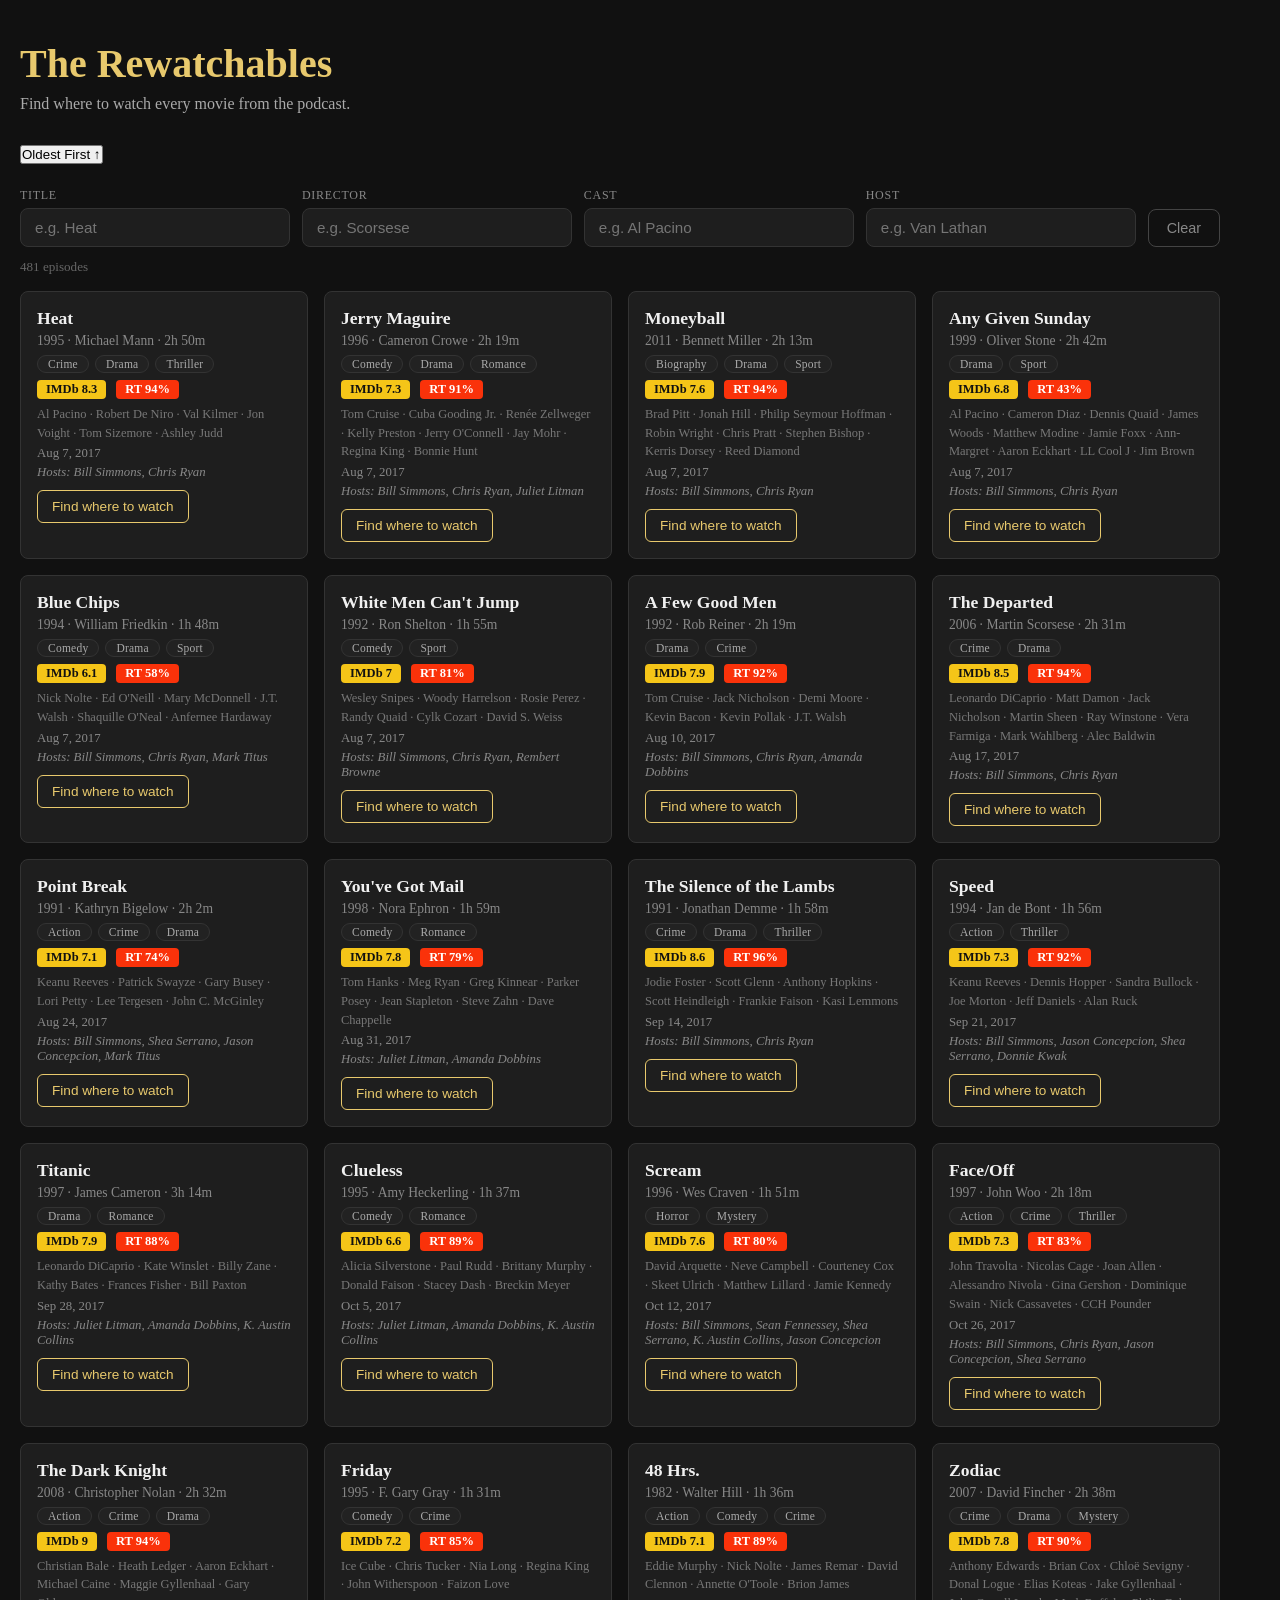
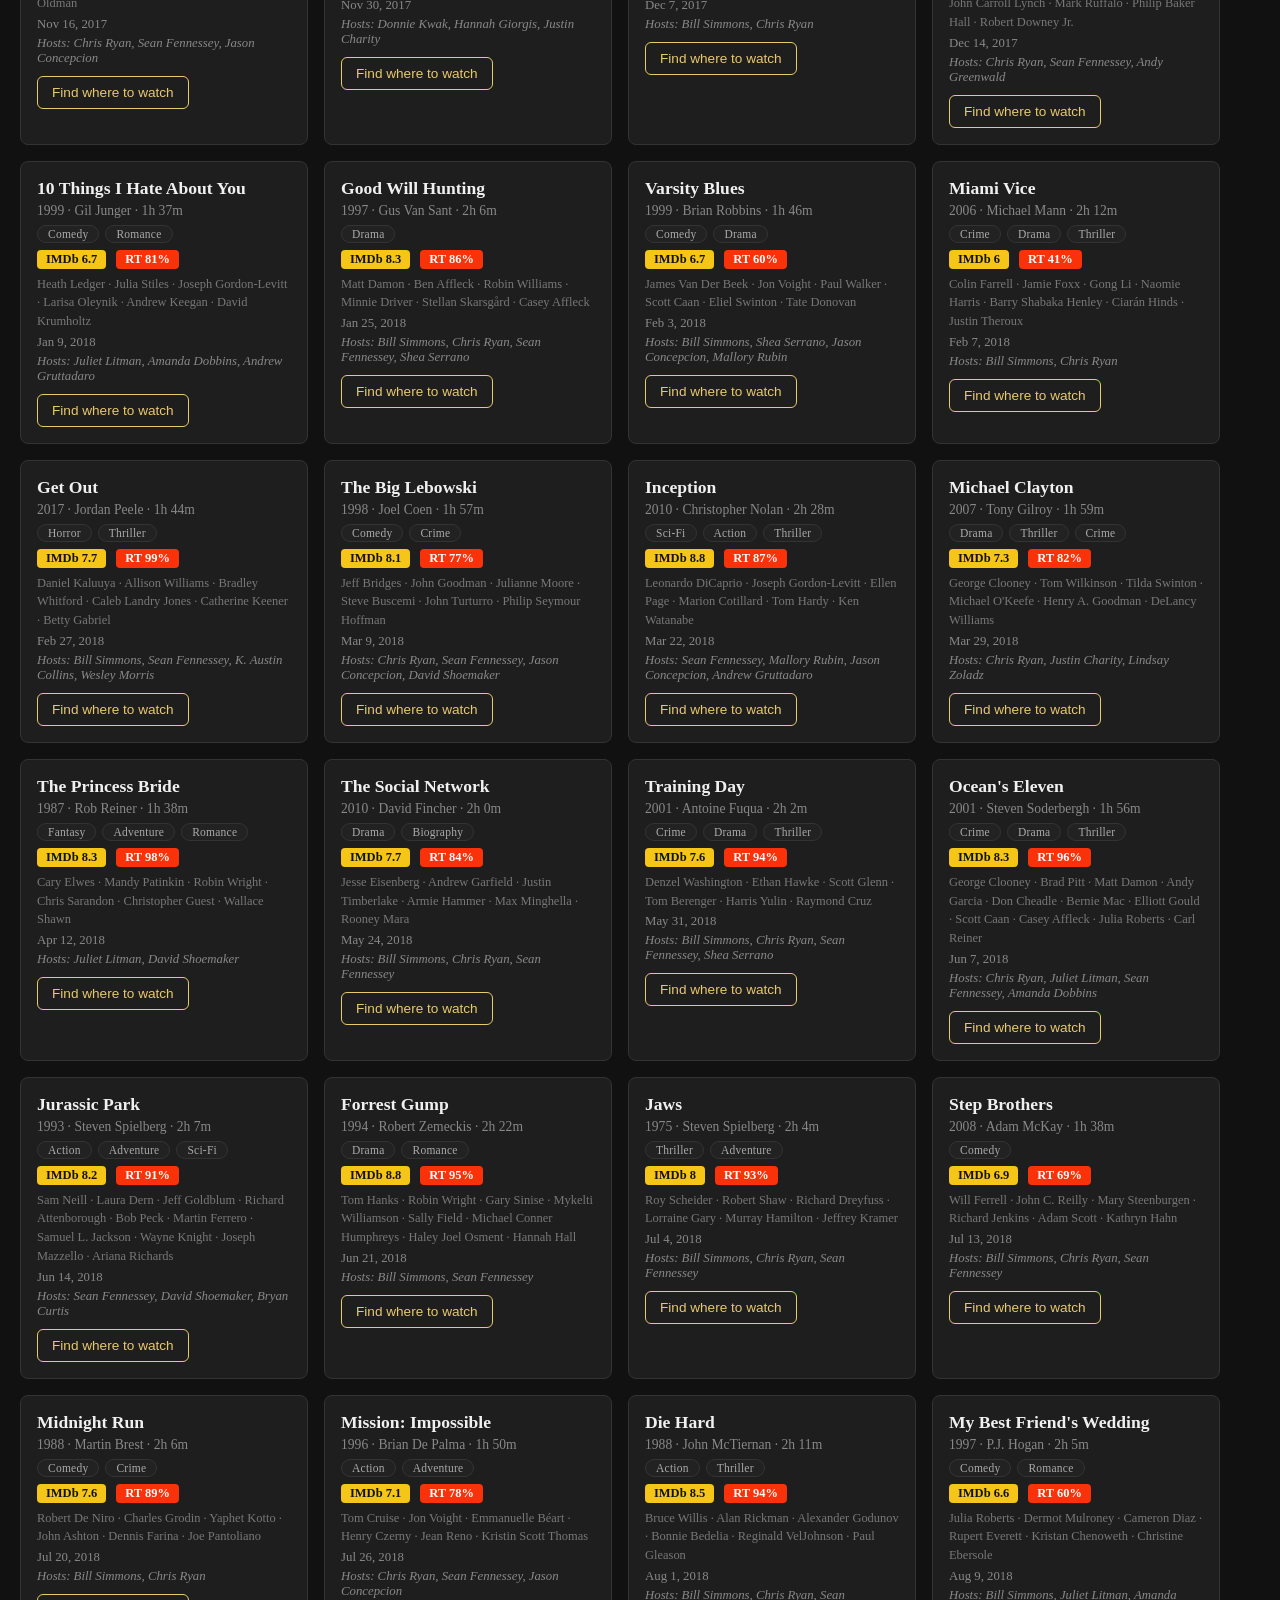
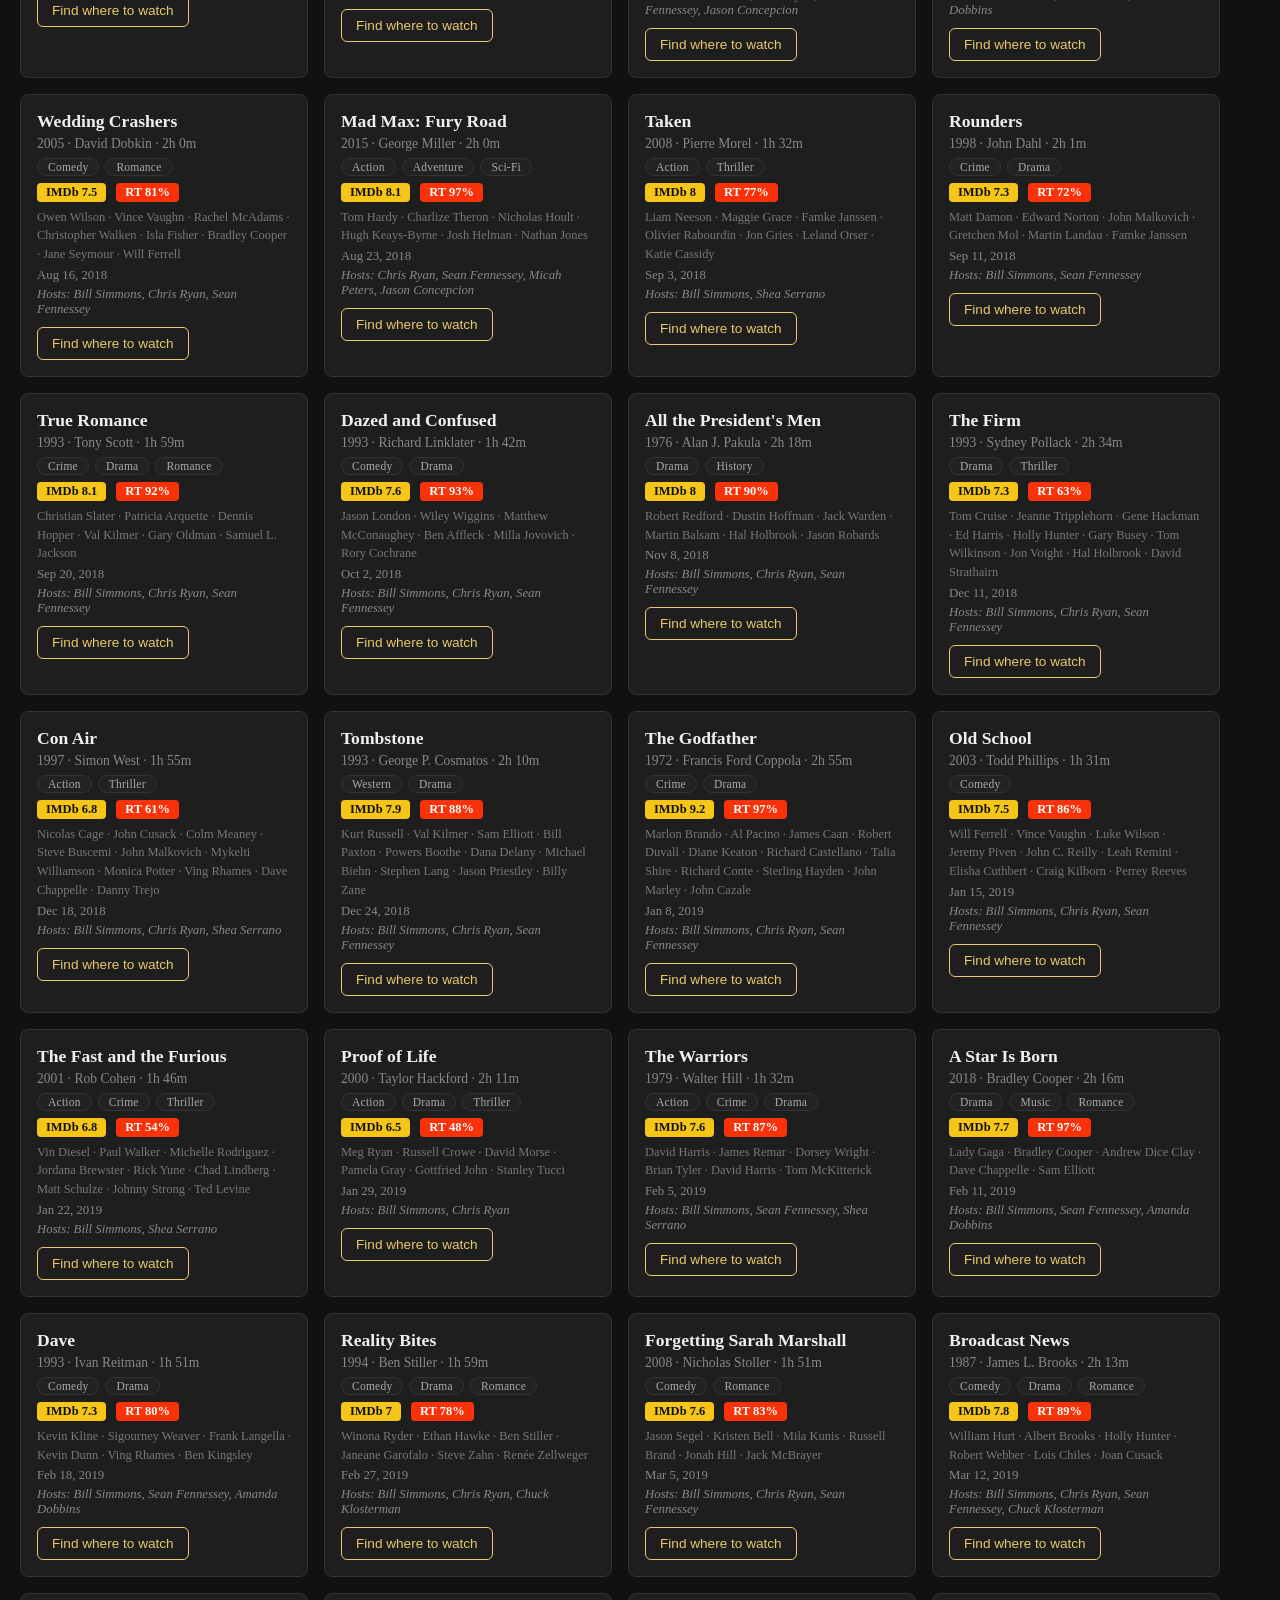
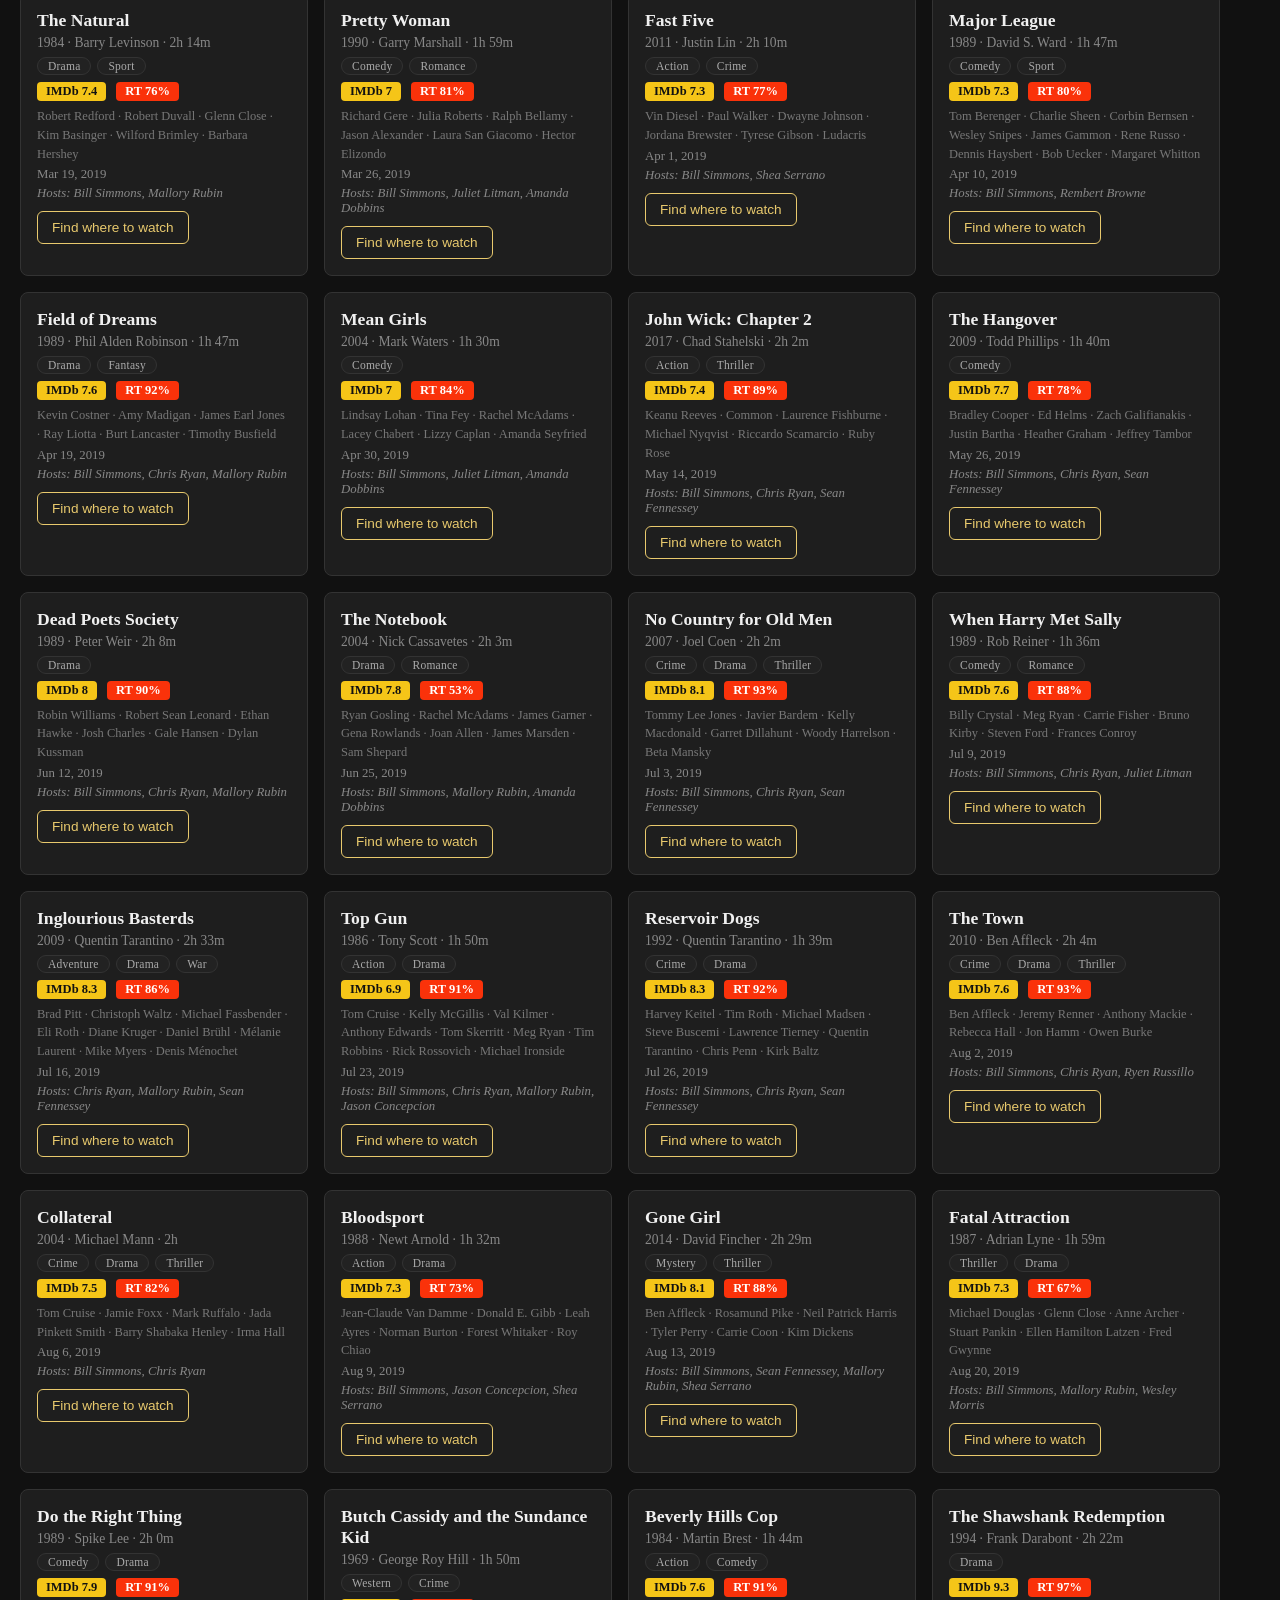
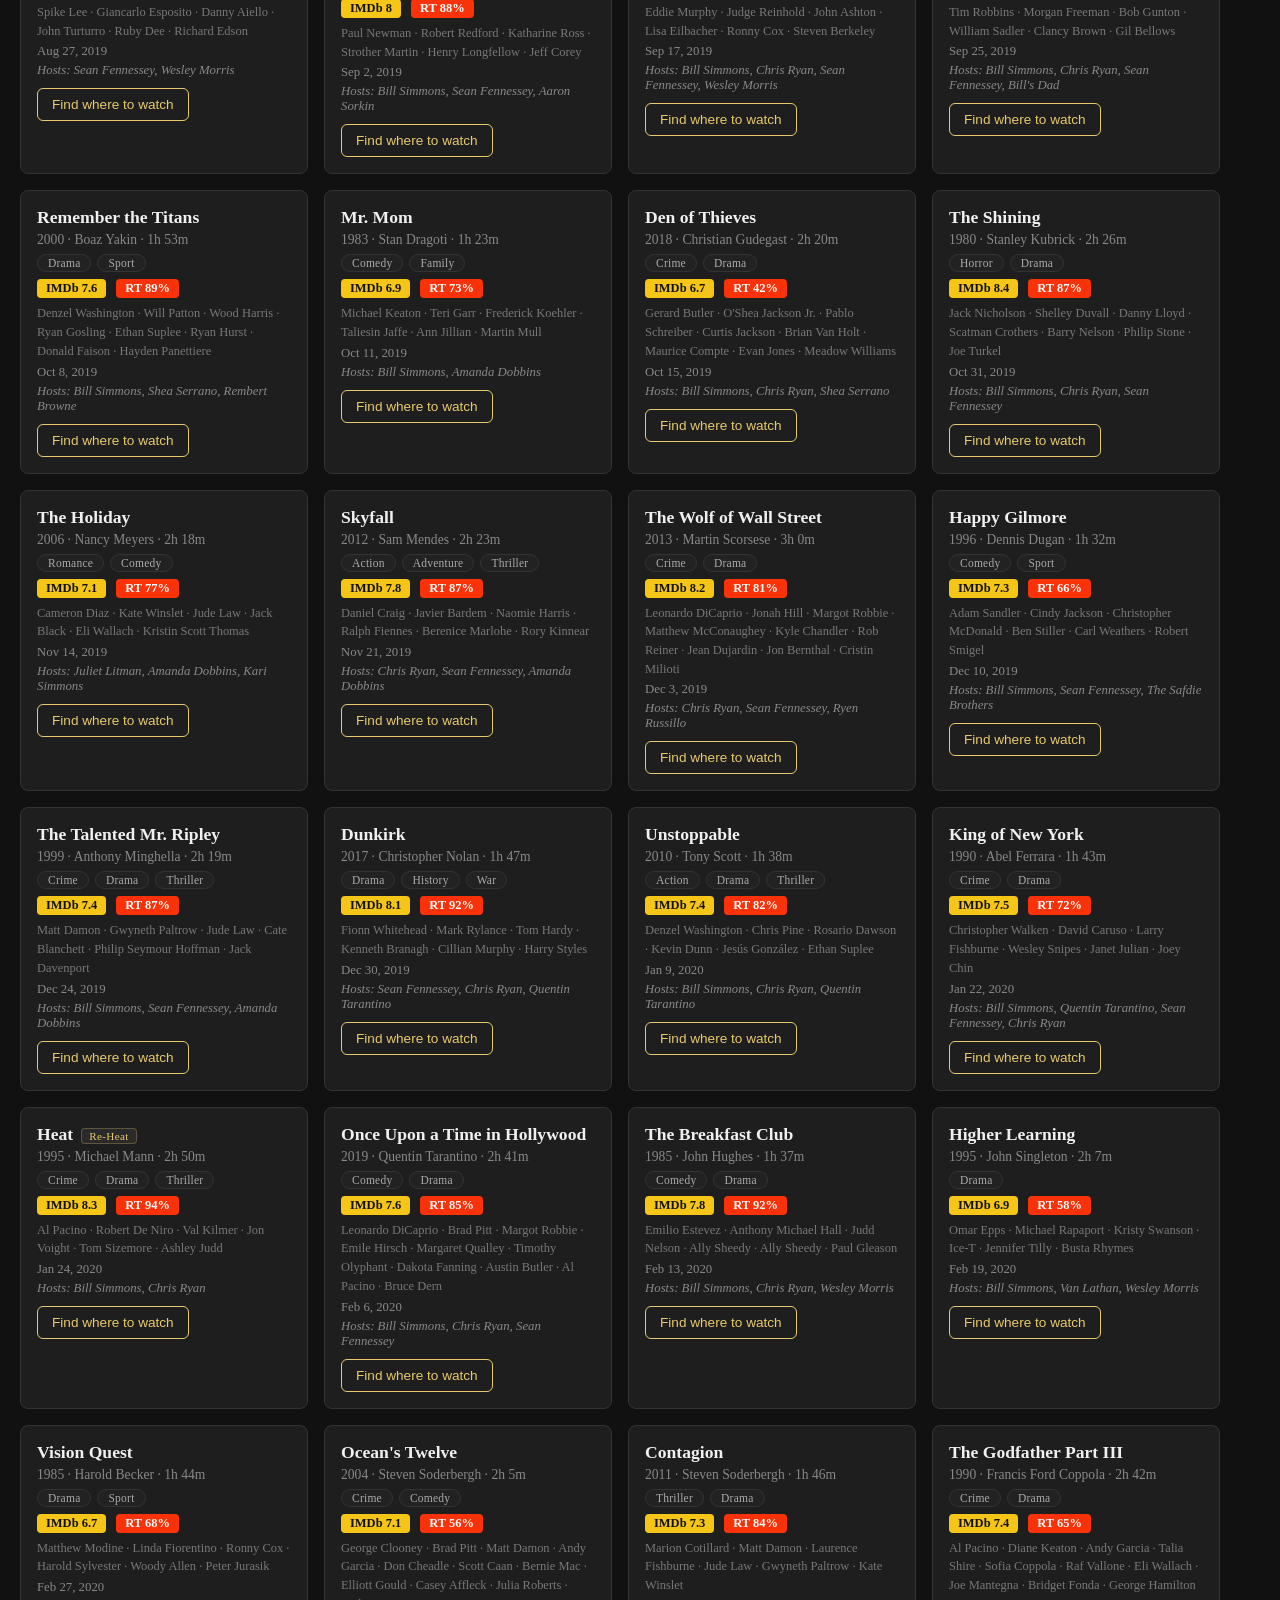
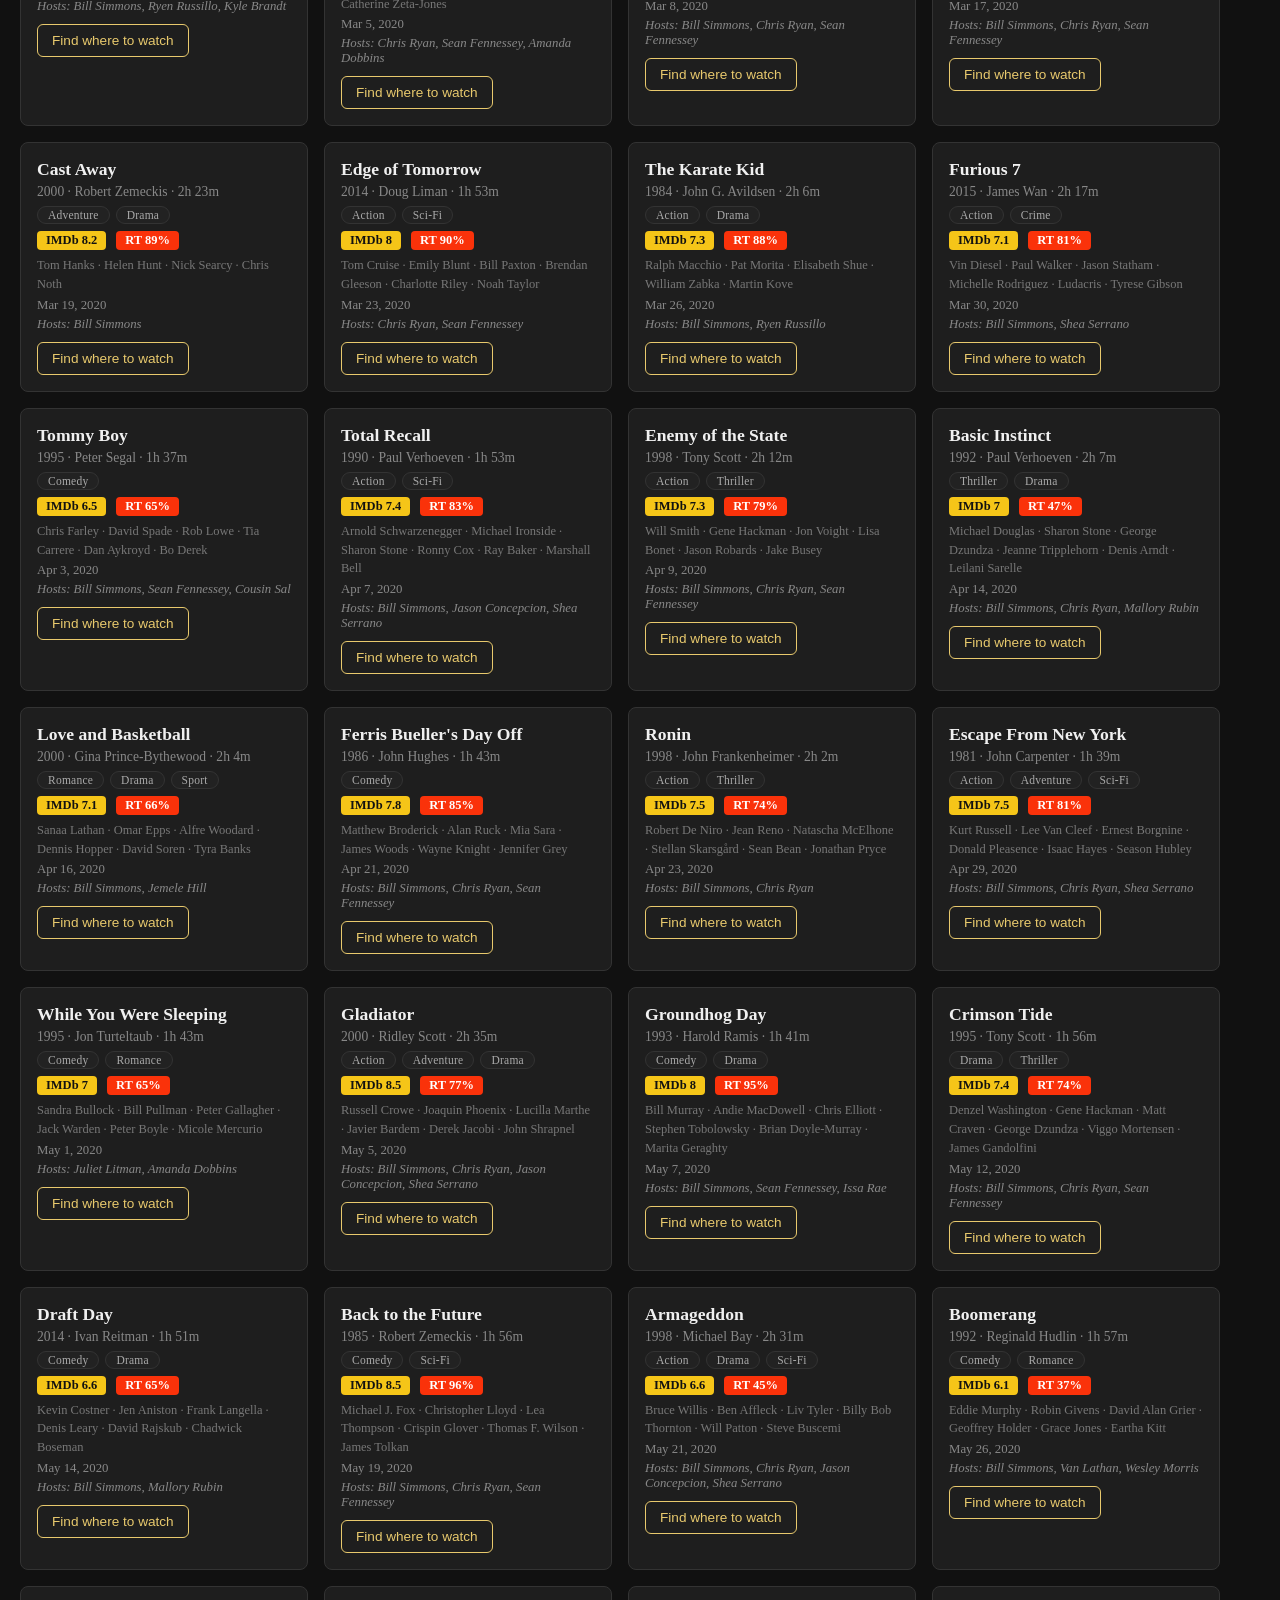
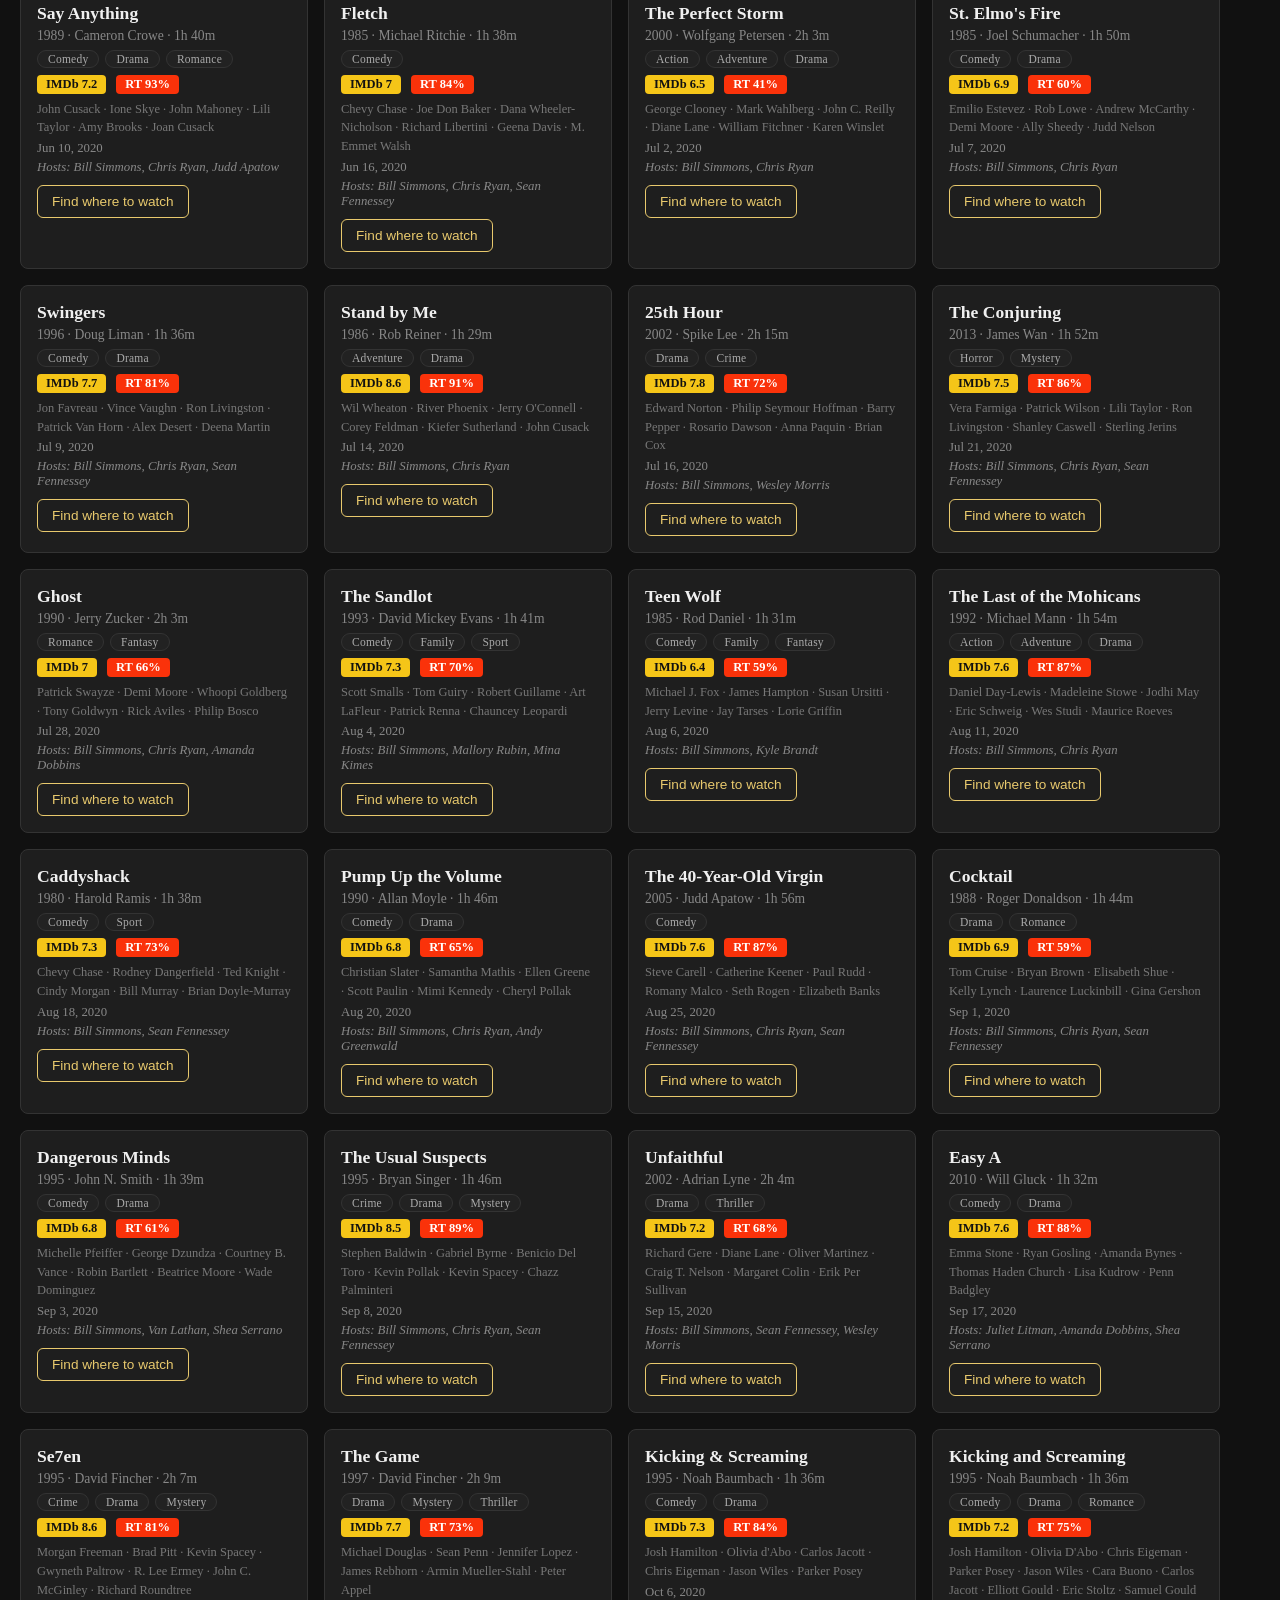
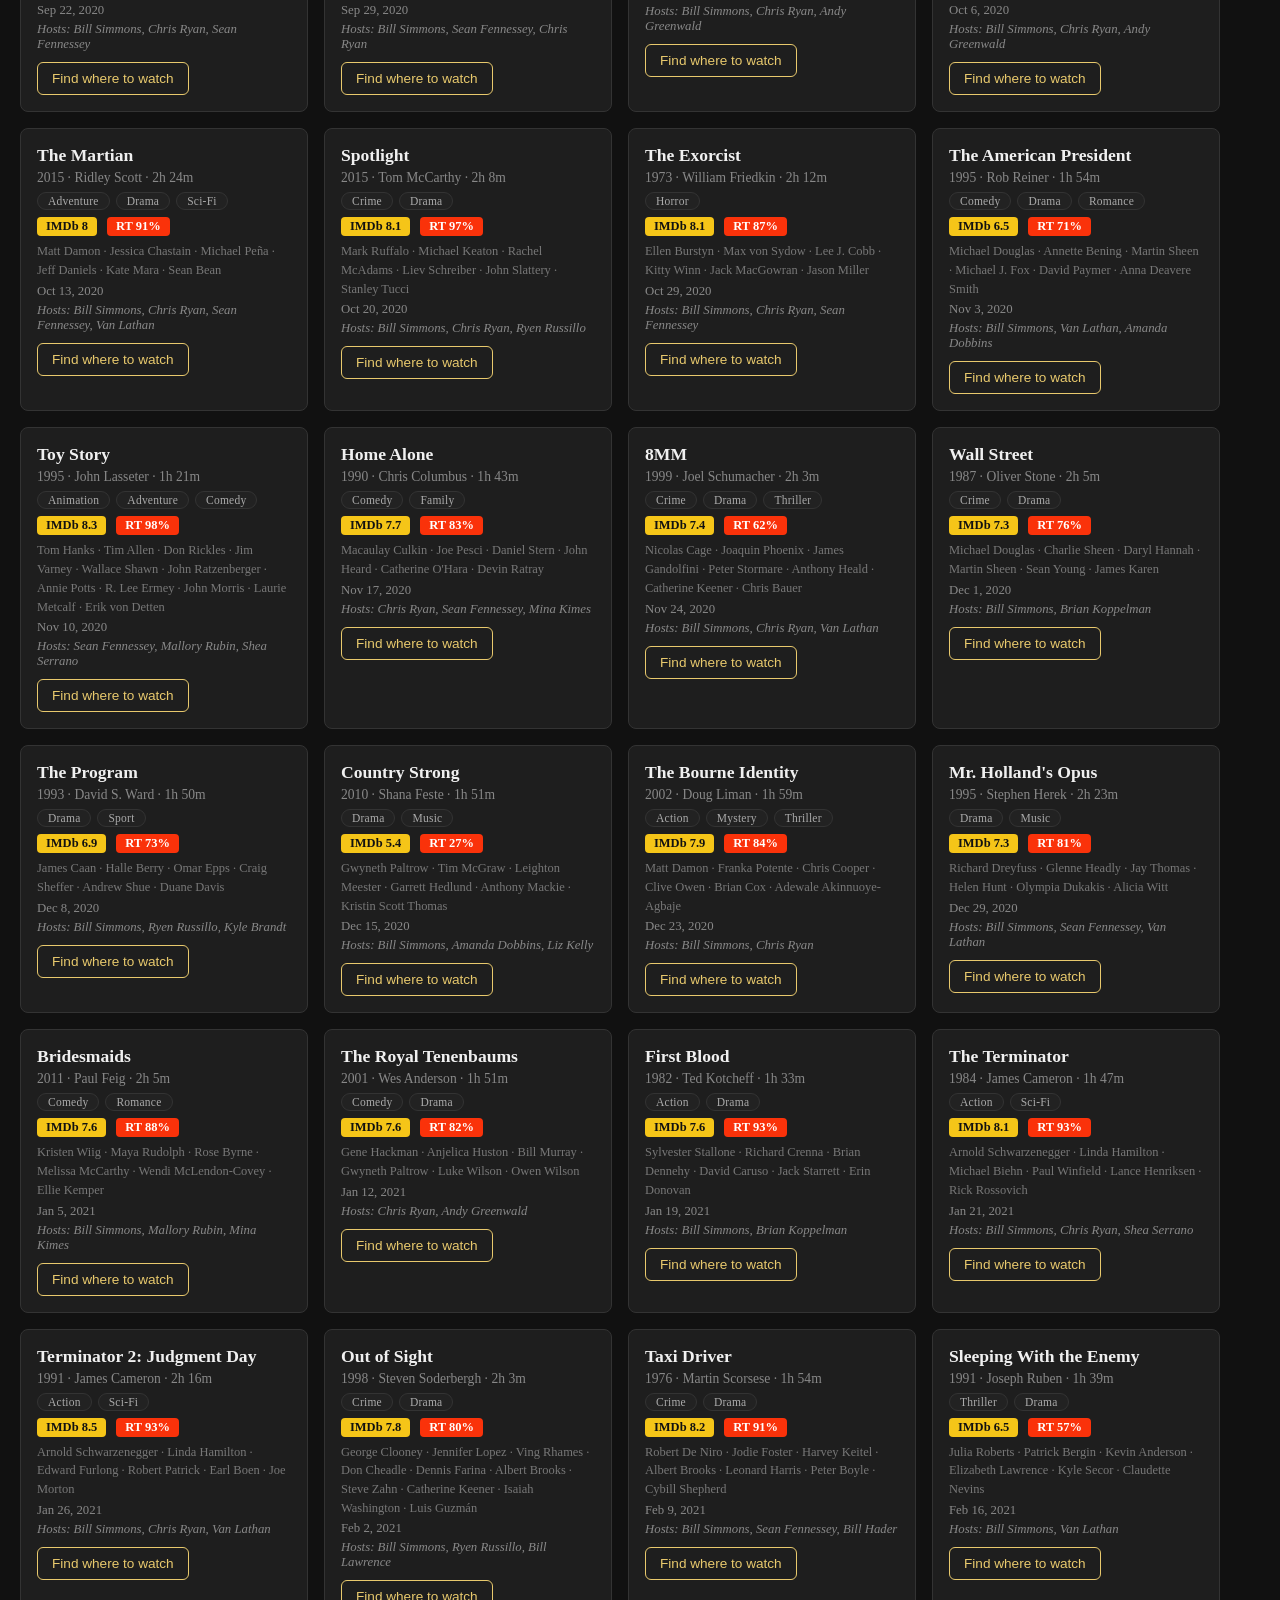
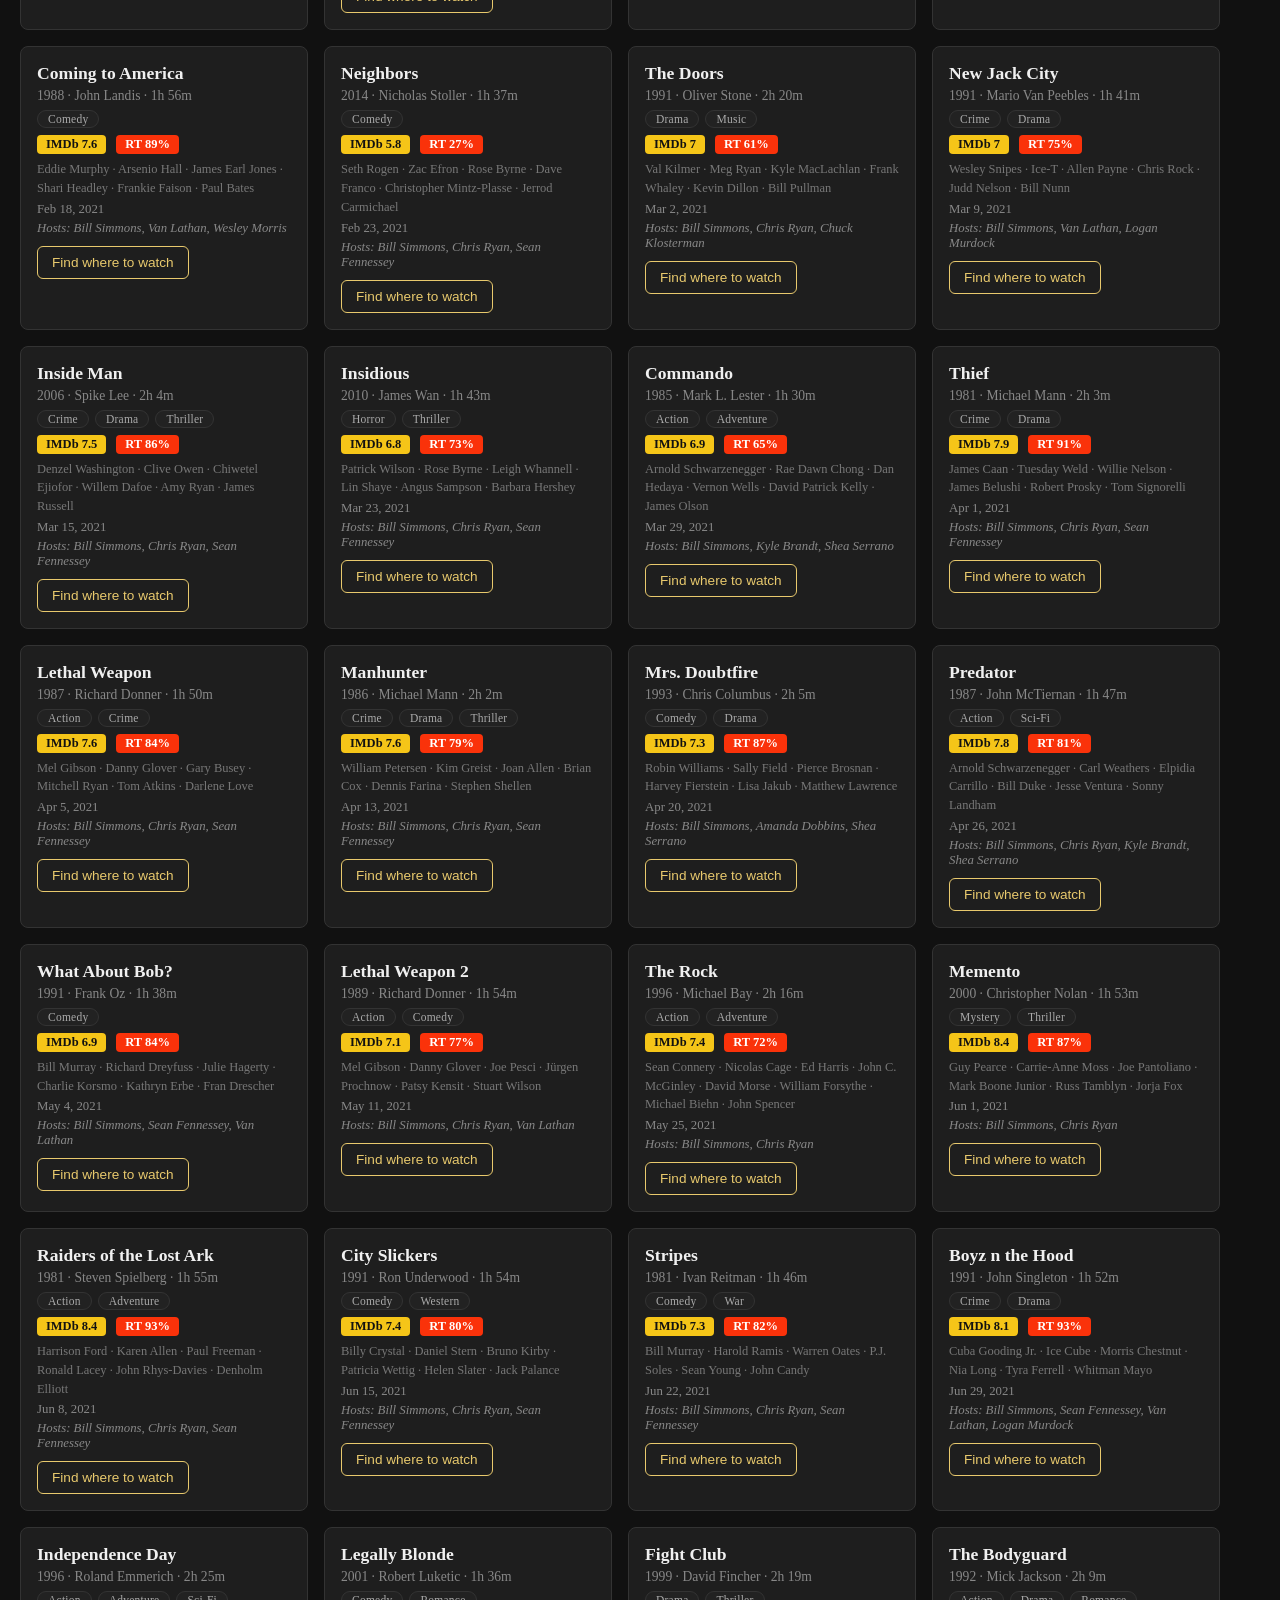
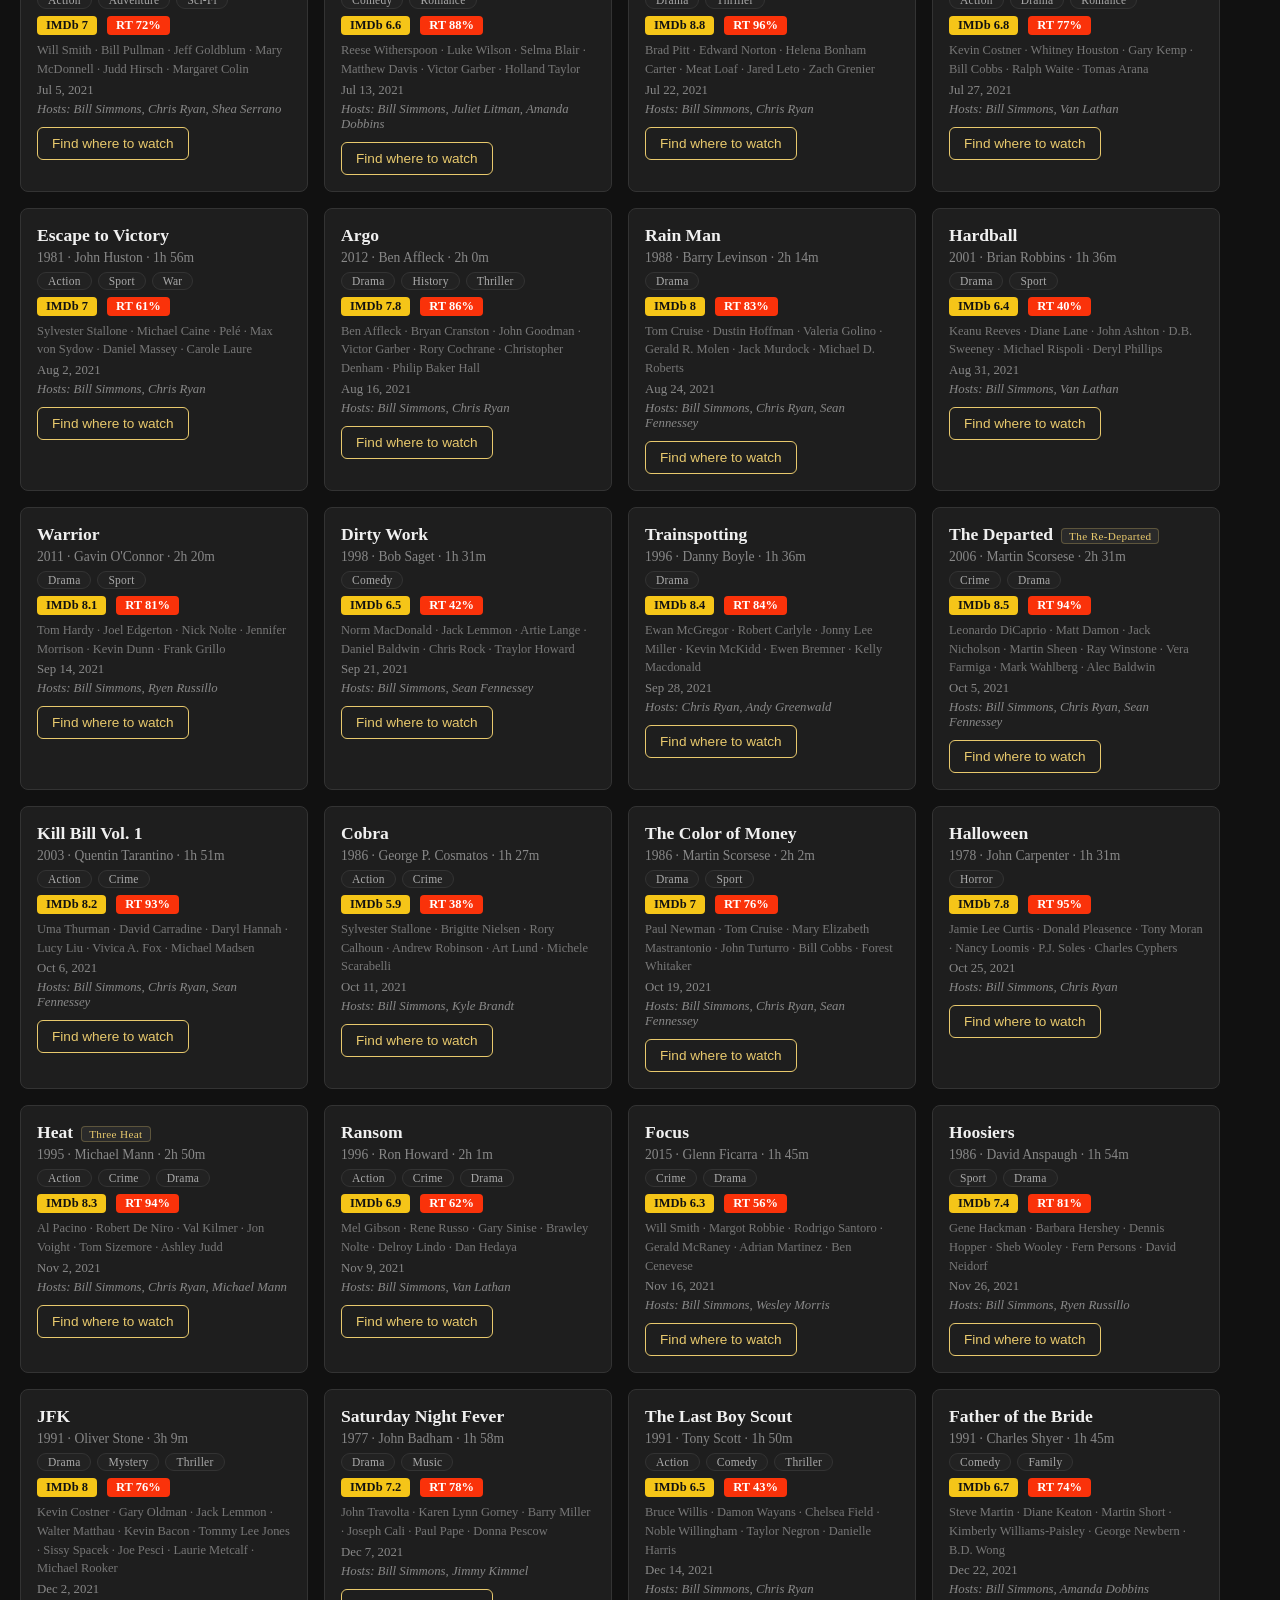
<file: index_public.html>
<!DOCTYPE html>
<html lang="en">
<head>
  <meta charset="UTF-8">
  <meta name="viewport" content="width=device-width, initial-scale=1.0">
  <title>The Rewatchables</title>
  <link rel="stylesheet" href="style.css">
</head>
<body>

  <h1>The Rewatchables</h1>
  <p>Find where to watch every movie from the podcast.</p>

  <div id="top-bar">
    <button id="sort-btn" onclick="toggleSort()">Oldest First ↑</button>
  </div>

  <div id="search-bar">
    <div class="search-field">
      <label class="search-label">Title</label>
      <input type="text" id="search-title" placeholder="e.g. Heat">
    </div>
    <div class="search-field">
      <label class="search-label">Director</label>
      <input type="text" id="search-director" placeholder="e.g. Scorsese">
    </div>
    <div class="search-field">
      <label class="search-label">Cast</label>
      <input type="text" id="search-cast" placeholder="e.g. Al Pacino">
    </div>
    <div class="search-field">
      <label class="search-label">Host</label>
      <input type="text" id="search-host" placeholder="e.g. Van Lathan">
    </div>
    <button id="clear-btn" onclick="clearSearch()">Clear</button>
  </div>

  <div id="result-count"></div>
  <div id="movie-list"></div>

  <!-- Edit Panel -->
  <div id="edit-overlay" onclick="closePanel()"></div>
  <div id="edit-panel">
    <div id="edit-panel-header">
      <div id="edit-panel-title"></div>
      <button id="close-btn" onclick="closePanel()">✕</button>
    </div>
    <div id="edit-panel-body">
      <input type="hidden" id="edit-id">
      <div class="edit-field">
        <label>Episode Date</label>
        <input type="date" id="edit-episode-date">
      </div>
      <div class="edit-field">
        <label>Episode Label</label>
        <input type="text" id="edit-episode-label" placeholder="e.g. Live from Boston">
      </div>
      <div class="edit-field">
        <label>Regulars</label>
        <div class="host-checkboxes">
          <label class="host-check"><input type="checkbox" value="Bill Simmons"> Bill Simmons</label>
          <label class="host-check"><input type="checkbox" value="Chris Ryan"> Chris Ryan</label>
          <label class="host-check"><input type="checkbox" value="Sean Fennessey"> Sean Fennessey</label>
          <label class="host-check"><input type="checkbox" value="Van Lathan"> Van Lathan</label>
          <label class="host-check"><input type="checkbox" value="Mallory Rubin"> Mallory Rubin</label>
          <label class="host-check"><input type="checkbox" value="Juliet Litman"> Juliet Litman</label>
          <label class="host-check"><input type="checkbox" value="Amanda Dobbins"> Amanda Dobbins</label>
          <label class="host-check"><input type="checkbox" value="Jason Concepcion"> Jason Concepcion</label>
          <label class="host-check"><input type="checkbox" value="Craig Horlbeck"> Craig Horlbeck</label>
          <label class="host-check"><input type="checkbox" value="Ryen Russillo"> Ryen Russillo</label>
          <label class="host-check"><input type="checkbox" value="Kyle Brandt"> Kyle Brandt</label>
        </div>
      </div>
      <div class="edit-field">
        <label>Guests</label>
        <input type="text" id="edit-guests" placeholder="e.g. Matt Damon, Wesley Morris">
        <div class="field-hint">Separate multiple guests with commas</div>
      </div>
      <button id="save-btn" onclick="saveEdit()">Save Changes</button>
      <div id="save-confirmation"></div>
    </div>
  </div>

  <script src="streaming.js"></script>
  <script>
    let allMovies = [];
    let sortAsc = true;

    function sortMovies(movies) {
      return [...movies].sort((a, b) =>
        sortAsc
          ? a.episode_date.localeCompare(b.episode_date)
          : b.episode_date.localeCompare(a.episode_date)
      );
    }

    function toggleSort() {
      sortAsc = !sortAsc;
      document.getElementById('sort-btn').textContent = sortAsc ? 'Oldest First ↑' : 'Newest First ↓';
      filterMovies();
    }

    fetch('rewatchables.json')
      .then(response => response.json())
      .then(movies => {
        allMovies = movies;
        displayMovies(sortMovies(allMovies));
      });

    function formatDate(dateStr) {
      const date = new Date(dateStr + 'T00:00:00');
      return date.toLocaleDateString('en-US', { year: 'numeric', month: 'short', day: 'numeric' });
    }

    function displayMovies(movies) {
      const container = document.getElementById('movie-list');
      container.innerHTML = '';

      const countEl = document.getElementById('result-count');
      countEl.textContent = movies.length === allMovies.length
        ? `${allMovies.length} episodes`
        : `${movies.length} of ${allMovies.length} episodes`;

      if (movies.length === 0) {
        container.innerHTML = '<p class="no-results">No movies found.</p>';
        return;
      }

      movies.forEach(movie => {
        const card = document.createElement('div');
        card.className = 'movie-card';
        card.id = `card-${movie.id}`;

        const genres = (movie.genre || []).map(g =>
          `<span class="genre-tag">${g}</span>`
        ).join('');

        const rewatchBadge = movie.is_rewatch
          ? `<span class="rewatch-badge">${movie.episode_label || 'Re-watch'}</span>`
          : (movie.episode_label ? `<span class="rewatch-badge">${movie.episode_label}</span>` : '');

        const ratings = [];
        if (movie.imdb_rating) ratings.push(`<span class="rating imdb">IMDb ${movie.imdb_rating}</span>`);
        if (movie.rt_audience_score) ratings.push(`<span class="rating rt">RT ${movie.rt_audience_score}</span>`);

        const castList = (movie.cast || []).length > 0
          ? `<div class="movie-cast">${movie.cast.join(' · ')}</div>`
          : '';

        card.innerHTML = `
          <div class="card-top-row">
            <div class="movie-title">${movie.movie_title}${rewatchBadge}</div>
          </div>
          <div class="movie-year">${movie.movie_year} · ${movie.director}${movie.runtime ? ' · ' + movie.runtime : ''}</div>
          ${genres ? `<div class="genre-row">${genres}</div>` : ''}
          ${ratings.length ? `<div class="ratings-row">${ratings.join('')}</div>` : ''}
          ${castList}
          <div class="movie-meta">
            ${movie.episode_date ? `<span>${formatDate(movie.episode_date)}</span>` : ''}
          </div>
          ${movie.hosts && movie.hosts.length > 0 ? `<div class="movie-hosts">Hosts: ${movie.hosts.join(', ')}</div>` : ''}
          <div class="streaming-info" id="stream-${movie.id}">
            <button class="find-btn" onclick="loadStreaming(${movie.id}, '${movie.movie_title.replace(/'/g, "\\'")}', ${movie.movie_year})">
              Find where to watch
            </button>
          </div>
        `;
        container.appendChild(card);
      });
    }

    function filterMovies() {
      const title    = document.getElementById('search-title').value.toLowerCase().trim();
      const director = document.getElementById('search-director').value.toLowerCase().trim();
      const cast     = document.getElementById('search-cast').value.toLowerCase().trim();
      const host     = document.getElementById('search-host').value.toLowerCase().trim();

      const filtered = allMovies.filter(movie => {
        if (title    && !movie.movie_title.toLowerCase().includes(title))                              return false;
        if (director && !movie.director.toLowerCase().includes(director))                              return false;
        if (cast     && !(movie.cast || []).some(c => c.toLowerCase().includes(cast)))                 return false;
        if (host     && !(movie.hosts || []).some(h => h.toLowerCase().includes(host)))                return false;
        return true;
      });

      displayMovies(sortMovies(filtered));
    }

    function clearSearch() {
      document.getElementById('search-title').value    = '';
      document.getElementById('search-director').value = '';
      document.getElementById('search-cast').value     = '';
      document.getElementById('search-host').value     = '';
      displayMovies(sortMovies(allMovies));
    }

    ['search-title', 'search-director', 'search-cast', 'search-host'].forEach(id => {
      document.getElementById(id).addEventListener('input', filterMovies);
    });

    function openPanel(id) {
      const movie = allMovies.find(m => m.id === id);
      if (!movie) return;

      document.getElementById('edit-panel-title').textContent = movie.movie_title;
      document.getElementById('edit-id').value = id;
      document.getElementById('edit-episode-date').value  = movie.episode_date || '';
      document.getElementById('edit-episode-label').value = movie.episode_label || '';
      document.getElementById('save-confirmation').textContent = '';

      document.querySelectorAll('.host-checkboxes input[type="checkbox"]').forEach(cb => {
        cb.checked = false;
      });

      const regularNames = Array.from(document.querySelectorAll('.host-checkboxes input[type="checkbox"]')).map(cb => cb.value);
      const savedHosts   = movie.hosts || [];
      const savedGuests  = [];

      savedHosts.forEach(host => {
        if (regularNames.includes(host)) {
          const cb = document.querySelector(`.host-checkboxes input[value="${host}"]`);
          if (cb) cb.checked = true;
        } else {
          savedGuests.push(host);
        }
      });

      document.getElementById('edit-guests').value = savedGuests.join(', ');
      document.getElementById('edit-overlay').classList.add('active');
      document.getElementById('edit-panel').classList.add('active');
    }

    function closePanel() {
      document.getElementById('edit-overlay').classList.remove('active');
      document.getElementById('edit-panel').classList.remove('active');
    }

    function saveEdit() {
      const id    = parseInt(document.getElementById('edit-id').value);
      const movie = allMovies.find(m => m.id === id);
      if (!movie) return;

      movie.episode_date  = document.getElementById('edit-episode-date').value  || movie.episode_date;
      movie.episode_label = document.getElementById('edit-episode-label').value;

      const checkedRegulars = Array.from(document.querySelectorAll('.host-checkboxes input[type="checkbox"]:checked')).map(cb => cb.value);
      const guestsRaw = document.getElementById('edit-guests').value;
      const guests    = guestsRaw ? guestsRaw.split(',').map(h => h.trim()).filter(h => h) : [];
      movie.hosts     = [...checkedRegulars, ...guests];

      const card = document.getElementById(`card-${id}`);
      const meta = card.querySelector('.movie-meta');
      meta.innerHTML = movie.episode_date ? `<span>${formatDate(movie.episode_date)}</span>` : '';

      const existingHosts = card.querySelector('.movie-hosts');
      if (existingHosts) existingHosts.remove();
      if (movie.hosts.length > 0) {
        const hostsDiv = document.createElement('div');
        hostsDiv.className = 'movie-hosts';
        hostsDiv.textContent = `Hosts: ${movie.hosts.join(', ')}`;
        meta.after(hostsDiv);
      }

      document.getElementById('save-confirmation').textContent = '✓ Saved!';
    }

    async function loadStreaming(id, title, year) {
      const container = document.getElementById(`stream-${id}`);
      container.innerHTML = '<p class="loading">Looking up streaming options...</p>';
      const sources = await getStreamingInfo(title, year);
      container.innerHTML = formatSources(sources);
    }

    function exportJSON() {
      const data = JSON.stringify(allMovies, null, 2);
      const blob = new Blob([data], { type: 'application/json' });
      const url  = URL.createObjectURL(blob);
      const a    = document.createElement('a');
      a.href     = url;
      a.download = 'rewatchables.json';
      a.click();
      URL.revokeObjectURL(url);
    }
  </script>

</body>
</html>
</file>
<file: style.css>
* {
  margin: 0;
  padding: 0;
  box-sizing: border-box;
}

body {
  font-family: Georgia, serif;
  background-color: #111;
  color: #f0f0f0;
  padding: 40px 20px;
}

h1 {
  font-size: 2.5rem;
  color: #e8c96d;
  margin-bottom: 8px;
}

p {
  color: #aaa;
  margin-bottom: 32px;
  font-size: 1rem;
}

#movie-list {
  display: grid;
  grid-template-columns: repeat(auto-fill, minmax(280px, 1fr));
  gap: 16px;
  max-width: 1200px;
}

.movie-card {
  background-color: #1e1e1e;
  border: 1px solid #333;
  border-radius: 8px;
  padding: 16px;
  cursor: pointer;
  transition: border-color 0.2s;
}

.movie-card:hover {
  border-color: #e8c96d;
}

.movie-title {
  font-size: 1.1rem;
  font-weight: bold;
  color: #f0f0f0;
  margin-bottom: 4px;
}

.movie-year {
  font-size: 0.85rem;
  color: #888;
}
#search {
  display: block;
  width: 100%;
  max-width: 1200px;
  padding: 12px 16px;
  margin-bottom: 24px;
  font-size: 1rem;
  background-color: #1e1e1e;
  border: 1px solid #333;
  border-radius: 8px;
  color: #f0f0f0;
  outline: none;
}

#search:focus {
  border-color: #e8c96d;
}

.no-results {
  color: #888;
  font-size: 1rem;
  margin-top: 16px;
}
.find-btn {
  margin-top: 10px;
  padding: 8px 14px;
  background-color: transparent;
  border: 1px solid #e8c96d;
  color: #e8c96d;
  border-radius: 6px;
  cursor: pointer;
  font-size: 0.85rem;
  transition: background-color 0.2s;
}

.find-btn:hover {
  background-color: #e8c96d;
  color: #111;
}

.source-item {
  display: flex;
  justify-content: space-between;
  align-items: center;
  padding: 6px 0;
  border-bottom: 1px solid #2a2a2a;
  font-size: 0.85rem;
}

.source-type {
  font-weight: bold;
  font-size: 0.75rem;
}

.source-name {
  color: #ccc;
}

.source-name:hover {
  color: #e8c96d;
  text-decoration: underline;
}

.loading {
  color: #888;
  font-size: 0.85rem;
  margin-top: 8px;
}

.no-sources {
  color: #888;
  font-size: 0.85rem;
  margin-top: 8px;
}
.movie-meta {
  display: flex;
  gap: 12px;
  font-size: 0.8rem;
  color: #888;
  margin-top: 4px;
}

.movie-hosts {
  font-size: 0.8rem;
  color: #888;
  margin-top: 4px;
  font-style: italic;
}
.card-top-row {
  display: flex;
  justify-content: space-between;
  align-items: flex-start;
}

.edit-btn {
  background: transparent;
  border: 1px solid #444;
  color: #888;
  border-radius: 4px;
  padding: 2px 8px;
  font-size: 0.75rem;
  cursor: pointer;
  flex-shrink: 0;
  margin-left: 8px;
  transition: border-color 0.2s, color 0.2s;
}

.edit-btn:hover {
  border-color: #e8c96d;
  color: #e8c96d;
}

#edit-overlay {
  display: none;
  position: fixed;
  top: 0; left: 0;
  width: 100%; height: 100%;
  background: rgba(0,0,0,0.5);
  z-index: 100;
}

#edit-overlay.active {
  display: block;
}

#edit-panel {
  position: fixed;
  top: 0; right: -400px;
  width: 360px;
  height: 100%;
  background: #1a1a1a;
  border-left: 1px solid #333;
  z-index: 101;
  transition: right 0.3s ease;
  display: flex;
  flex-direction: column;
}

#edit-panel.active {
  right: 0;
}

#edit-panel-header {
  display: flex;
  justify-content: space-between;
  align-items: center;
  padding: 20px;
  border-bottom: 1px solid #333;
}

#edit-panel-title {
  font-size: 1rem;
  font-weight: bold;
  color: #e8c96d;
  flex: 1;
  margin-right: 12px;
}

#close-btn {
  background: transparent;
  border: none;
  color: #888;
  font-size: 1.2rem;
  cursor: pointer;
  padding: 4px;
}

#close-btn:hover {
  color: #f0f0f0;
}

#edit-panel-body {
  padding: 24px 20px;
  display: flex;
  flex-direction: column;
  gap: 20px;
  overflow-y: auto;
  flex: 1;
}

.edit-field {
  display: flex;
  flex-direction: column;
  gap: 6px;
}

.edit-field label {
  font-size: 0.8rem;
  color: #888;
  text-transform: uppercase;
  letter-spacing: 0.05em;
}

.edit-field input {
  background: #2a2a2a;
  border: 1px solid #333;
  border-radius: 6px;
  color: #f0f0f0;
  padding: 10px 12px;
  font-size: 0.95rem;
  outline: none;
}

.edit-field input:focus {
  border-color: #e8c96d;
}

.field-hint {
  font-size: 0.75rem;
  color: #666;
}

#save-btn {
  padding: 12px;
  background: #e8c96d;
  color: #111;
  border: none;
  border-radius: 6px;
  font-size: 1rem;
  font-weight: bold;
  cursor: pointer;
  transition: background 0.2s;
}

#save-btn:hover {
  background: #f0d97d;
}

#save-confirmation {
  text-align: center;
  color: #4caf50;
  font-size: 0.9rem;
  min-height: 20px;
}
.host-checkboxes {
  display: flex;
  flex-direction: column;
  gap: 8px;
}

.host-check {
  display: flex;
  align-items: center;
  gap: 8px;
  font-size: 0.9rem;
  color: #ccc;
  cursor: pointer;
}

.host-check input[type="checkbox"] {
  accent-color: #e8c96d;
  width: 16px;
  height: 16px;
  cursor: pointer;
}
#top-bar {
  display: flex;
  align-items: center;
  gap: 12px;
  max-width: 1200px;
  margin-bottom: 24px;
  flex-wrap: wrap;
}

.sort-label {
  font-size: 0.8rem;
  color: #888;
  text-transform: uppercase;
  letter-spacing: 0.06em;
  white-space: nowrap;
}

.sort-group {
  display: flex;
  gap: 8px;
  flex-wrap: wrap;
}

.sort-btn {
  padding: 8px 16px;
  background: transparent;
  border: 1px solid #333;
  color: #aaa;
  border-radius: 20px;
  font-size: 0.82rem;
  cursor: pointer;
  white-space: nowrap;
  transition: border-color 0.2s, color 0.2s, background 0.2s;
}

.sort-btn:hover {
  border-color: #e8c96d;
  color: #e8c96d;
}

.sort-btn.active {
  background: transparent;
  border-color: #e8c96d;
  color: #e8c96d;
  font-weight: bold;
}

.sort-arrow {
  display: inline-block;
  width: 10px;
  text-align: center;
}
/* ── Search bar ─────────────────────────────────────────────────────────── */

#search-bar {
  display: flex;
  align-items: flex-end;
  gap: 12px;
  max-width: 1200px;
  margin-bottom: 12px;
  flex-wrap: wrap;
}

.search-field {
  display: flex;
  flex-direction: column;
  gap: 5px;
  flex: 1;
  min-width: 140px;
}

.search-label {
  font-size: 0.75rem;
  color: #888;
  text-transform: uppercase;
  letter-spacing: 0.06em;
}

.search-field .input-wrap {
  position: relative;
  display: flex;
  align-items: center;
}

.search-field input {
  padding: 10px 32px 10px 14px;
  font-size: 0.95rem;
  background-color: #1e1e1e;
  border: 1px solid #333;
  border-radius: 8px;
  color: #f0f0f0;
  outline: none;
  width: 100%;
  box-sizing: border-box;
}

.search-field input:focus {
  border-color: #e8c96d;
}

.input-clear {
  position: absolute;
  right: 8px;
  background: none;
  border: none;
  color: #555;
  font-size: 0.75rem;
  cursor: pointer;
  padding: 2px 4px;
  line-height: 1;
  display: none;
  transition: color 0.15s;
}

.input-clear.visible {
  display: block;
}

.input-clear:hover {
  color: #e8c96d;
}

#clear-btn {
  padding: 10px 18px;
  background: transparent;
  border: 1px solid #444;
  color: #888;
  border-radius: 8px;
  font-size: 0.9rem;
  cursor: pointer;
  white-space: nowrap;
  transition: border-color 0.2s, color 0.2s;
  align-self: flex-end;
}

#clear-btn:hover {
  border-color: #e8c96d;
  color: #e8c96d;
}

#result-count {
  font-size: 0.82rem;
  color: #666;
  max-width: 1200px;
  margin-bottom: 16px;
}

/* ── New fields ─────────────────────────────────────────────────────────── */

.rewatch-badge {
  display: inline-block;
  font-size: 0.7rem;
  font-weight: normal;
  background: #2a2a2a;
  color: #e8c96d;
  border: 1px solid #e8c96d44;
  border-radius: 4px;
  padding: 1px 7px;
  margin-left: 8px;
  vertical-align: middle;
  letter-spacing: 0.03em;
}

.genre-row {
  display: flex;
  flex-wrap: wrap;
  gap: 6px;
  margin-top: 6px;
}

.genre-tag {
  font-size: 0.72rem;
  background: #222;
  color: #aaa;
  border: 1px solid #333;
  border-radius: 20px;
  padding: 2px 10px;
  letter-spacing: 0.02em;
}

.ratings-row {
  display: flex;
  gap: 10px;
  margin-top: 7px;
  flex-wrap: wrap;
}

.rating {
  font-size: 0.78rem;
  font-weight: bold;
  padding: 2px 9px;
  border-radius: 4px;
}

.rating.imdb {
  background: #f5c518;
  color: #111;
}

.rating.rt {
  background: #fa320a;
  color: #fff;
}

.movie-cast {
  font-size: 0.78rem;
  color: #777;
  margin-top: 6px;
  line-height: 1.5;
}

/* ── Service filter bar ─────────────────────────────────────────────────── */

#service-bar {
  display: flex;
  align-items: center;
  flex-wrap: wrap;
  gap: 8px;
  max-width: 1200px;
  margin-bottom: 16px;
}

.service-label {
  font-size: 0.8rem;
  color: #888;
  text-transform: uppercase;
  letter-spacing: 0.06em;
  white-space: nowrap;
  margin-right: 4px;
}

.service-btn {
  padding: 6px 14px;
  background: transparent;
  border: 1px solid #333;
  color: #aaa;
  border-radius: 20px;
  font-size: 0.82rem;
  cursor: pointer;
  transition: border-color 0.2s, color 0.2s, background 0.2s;
  white-space: nowrap;
}

.service-btn:hover {
  border-color: #e8c96d;
  color: #e8c96d;
}

.service-btn.active {
  background: #e8c96d;
  border-color: #e8c96d;
  color: #111;
  font-weight: bold;
}

.free-btn.active {
  background: #4caf50;
  border-color: #4caf50;
  color: #fff;
}

/* ── Attribution footer ─────────────────────────────────────────────────── */
#attribution {
  max-width: 1200px;
  margin-top: 48px;
  padding: 16px 0;
  border-top: 1px solid #222;
  font-size: 0.8rem;
  color: #555;
}

#attribution a {
  color: #666;
  text-decoration: underline;
}

#attribution a:hover {
  color: #e8c96d;
}

.sources-toggle-btn {
  margin-top: 6px;
  background: transparent;
  border: none;
  color: #666;
  font-size: 0.78rem;
  cursor: pointer;
  padding: 2px 0;
  transition: color 0.15s;
}

.sources-toggle-btn:hover {
  color: #e8c96d;
}

/* ── Auth bar ────────────────────────────────────────────────────────────── */

#auth-bar {
  max-width: 1200px;
  margin-bottom: 24px;
  padding: 10px 16px;
  background: #1a1a1a;
  border: 1px solid #2a2a2a;
  border-radius: 8px;
  display: flex;
  align-items: center;
}

#auth-signed-out {
  display: flex;
  align-items: center;
  gap: 14px;
  flex-wrap: wrap;
}

.auth-prompt {
  font-size: 0.85rem;
  color: #777;
}

#sign-in-btn {
  padding: 7px 16px;
  background: #fff;
  color: #111;
  border: none;
  border-radius: 6px;
  font-size: 0.85rem;
  font-weight: 600;
  cursor: pointer;
  display: flex;
  align-items: center;
  gap: 8px;
  transition: background 0.2s;
}

#sign-in-btn:hover {
  background: #e8e8e8;
}

#auth-signed-in {
  display: flex;
  align-items: center;
  gap: 12px;
  flex-wrap: wrap;
  width: 100%;
}

#user-avatar {
  width: 28px;
  height: 28px;
  border-radius: 50%;
  object-fit: cover;
}

#user-name {
  font-size: 0.85rem;
  color: #ccc;
  margin-right: 4px;
}

#track-filter-group {
  display: flex;
  gap: 8px;
  flex-wrap: wrap;
  flex: 1;
}

.track-filter-btn {
  padding: 5px 13px;
  background: transparent;
  border: 1px solid #333;
  color: #aaa;
  border-radius: 20px;
  font-size: 0.8rem;
  cursor: pointer;
  transition: border-color 0.2s, color 0.2s, background 0.2s;
  white-space: nowrap;
}

.track-filter-btn:hover {
  border-color: #e8c96d;
  color: #e8c96d;
}

.track-filter-btn.active {
  background: #e8c96d;
  border-color: #e8c96d;
  color: #111;
  font-weight: bold;
}

#sign-out-btn {
  padding: 5px 13px;
  background: transparent;
  border: 1px solid #333;
  color: #666;
  border-radius: 6px;
  font-size: 0.8rem;
  cursor: pointer;
  margin-left: auto;
  transition: border-color 0.2s, color 0.2s;
}

#sign-out-btn:hover {
  border-color: #888;
  color: #aaa;
}

/* ── Track buttons on cards ─────────────────────────────────────────────── */

.track-row {
  display: flex;
  gap: 8px;
  margin-top: 10px;
  padding-top: 10px;
  border-top: 1px solid #2a2a2a;
}

.track-btn {
  flex: 1;
  padding: 6px 10px;
  background: transparent;
  border: 1px solid #2a2a2a;
  color: #666;
  border-radius: 6px;
  font-size: 0.78rem;
  cursor: pointer;
  transition: all 0.15s;
  text-align: center;
}

.track-btn:hover {
  border-color: #555;
  color: #aaa;
}

.track-btn.active {
  background: #1e2e1e;
  border-color: #4caf50;
  color: #4caf50;
  font-weight: 600;
}

/* ── Card states when tracked ───────────────────────────────────────────── */

.card-watched {
  border-color: #2a3a2a;
}

.card-watched .movie-title {
  color: #ccc;
}

.card-listened .movie-hosts {
  color: #4caf5099;
}

/* ── Track stats ─────────────────────────────────────────────────────────── */

#track-stats {
  display: flex;
  align-items: center;
  gap: 8px;
  font-size: 0.82rem;
  color: #888;
  white-space: nowrap;
}

.track-stat {
  color: #777;
}

.track-stat-divider {
  color: #444;
}

#track-stats #stat-watched-count,
#track-stats #stat-listened-count {
  color: #4caf50;
  font-weight: 600;
}

/* ── Page header with leaderboard button ────────────────────────────────── */

#page-header {
  display: flex;
  align-items: flex-start;
  justify-content: space-between;
  max-width: 1200px;
  margin-bottom: 0;
}

.leaderboard-btn {
  display: inline-block;
  padding: 10px 20px;
  background: transparent;
  border: 1px solid #e8c96d;
  color: #e8c96d;
  border-radius: 8px;
  font-size: 0.9rem;
  font-family: Georgia, serif;
  text-decoration: none;
  white-space: nowrap;
  margin-top: 8px;
  transition: background 0.2s, color 0.2s;
}

.leaderboard-btn:hover {
  background: #e8c96d;
  color: #111;
}

/* ── Runtime slider bar ─────────────────────────────────────────────────── */

#runtime-bar {
  display: flex;
  align-items: center;
  gap: 12px;
  max-width: 1200px;
  margin-bottom: 16px;
  flex-wrap: wrap;
}

.runtime-label {
  font-size: 0.8rem;
  color: #888;
  text-transform: uppercase;
  letter-spacing: 0.06em;
  white-space: nowrap;
}

.runtime-slider-wrap {
  flex: 1;
  min-width: 200px;
  max-width: 400px;
}

.runtime-track {
  position: relative;
  height: 4px;
  background: #333;
  border-radius: 2px;
  margin: 14px 0;
}

#runtime-range-fill {
  position: absolute;
  height: 100%;
  background: #e8c96d;
  border-radius: 2px;
  pointer-events: none;
}

.runtime-track input[type="range"] {
  position: absolute;
  width: 100%;
  height: 4px;
  top: 0;
  left: 0;
  background: transparent;
  -webkit-appearance: none;
  appearance: none;
  pointer-events: none;
  outline: none;
}

.runtime-track input[type="range"]::-webkit-slider-thumb {
  -webkit-appearance: none;
  appearance: none;
  width: 16px;
  height: 16px;
  background: #e8c96d;
  border-radius: 50%;
  cursor: pointer;
  pointer-events: all;
  border: 2px solid #111;
  transition: transform 0.1s;
}

.runtime-track input[type="range"]::-webkit-slider-thumb:hover {
  transform: scale(1.2);
}

.runtime-track input[type="range"]::-moz-range-thumb {
  width: 16px;
  height: 16px;
  background: #e8c96d;
  border-radius: 50%;
  cursor: pointer;
  pointer-events: all;
  border: 2px solid #111;
}

#runtime-display {
  font-size: 0.82rem;
  color: #e8c96d;
  white-space: nowrap;
  min-width: 110px;
}

#runtime-clear-btn {
  padding: 4px 10px;
  background: transparent;
  border: 1px solid #444;
  color: #777;
  border-radius: 6px;
  font-size: 0.78rem;
  cursor: pointer;
  white-space: nowrap;
  transition: border-color 0.2s, color 0.2s;
}

#runtime-clear-btn:hover {
  border-color: #e8c96d;
  color: #e8c96d;
}
</file>
